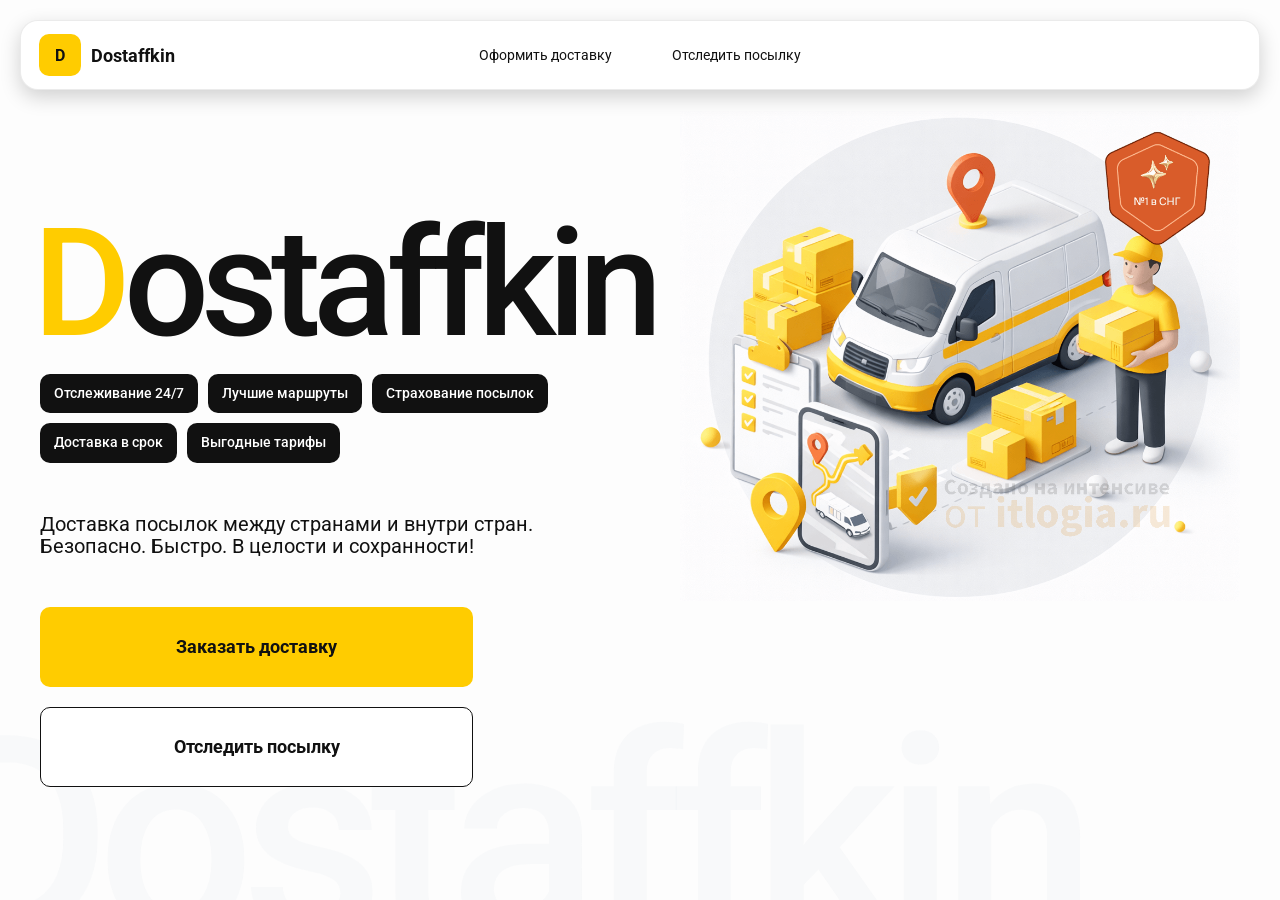
<file: index.html>
<!DOCTYPE html>
<html lang="ru">

<head>
    <meta charset="UTF-8">
    <meta name="viewport" content="width=device-width,initial-scale=1,maximum-scale=1,user-scalable=0" />
    <title>Dostaffkin — Доставка посылок между странами и внутри стран. Безопасно. Быстро. В целости и сохранности!
    </title>

    <link href="styles/base.css" rel="stylesheet" />
    <link href="styles/base_adaptive.css" rel="stylesheet" />
    <link href="styles/index.css" rel="stylesheet" />
    <link href="styles/index_adaptive.css" rel="stylesheet" />
</head>

<body>
    <div class="container">
        <header class="header">
            <a class="header-brand" href="#">
                <div class="header-logo">D</div>
                <div class="header-title">Dostaffkin</div>
            </a>
            <nav class="header-menu">
                <a class="header-link" href="./order.html">Оформить <span>доставку</span></a>
                <a class="header-link" href="./track.html">Отследить <span>посылку</span></a>
            </nav>
        </header>
        <main class="main">
            <section class="main-info">
                <div class="main-title">
                    <span>D</span>ostaffkin
                </div>
                <div class="main-features">
                    <div class="main-feature">Отслеживание 24/7</div>
                    <div class="main-feature">Лучшие маршруты</div>
                    <div class="main-feature">Страхование посылок</div>
                    <div class="main-feature">Доставка в срок</div>
                    <div class="main-feature">Выгодные тарифы</div>
                </div>
                <div class="main-description">
                    Доставка посылок между странами и внутри стран.
                    Безопасно. Быстро. В целости и сохранности!
                </div>
                <div class="main-actions">
                    <a class="button" type="button" href="./order.html">Заказать доставку</a>
                    <a class="button button-white" type="button" href="./track.html">Отследить посылку</a>
                </div>
            </section>
            <div class="main-title-ghost">Dostaffkin</div>
            <section class="main-image">
                <img src="images/main-image.png" alt="Main image" />
            </section>
        </main>
    </div>
</body>

</html>
</file>
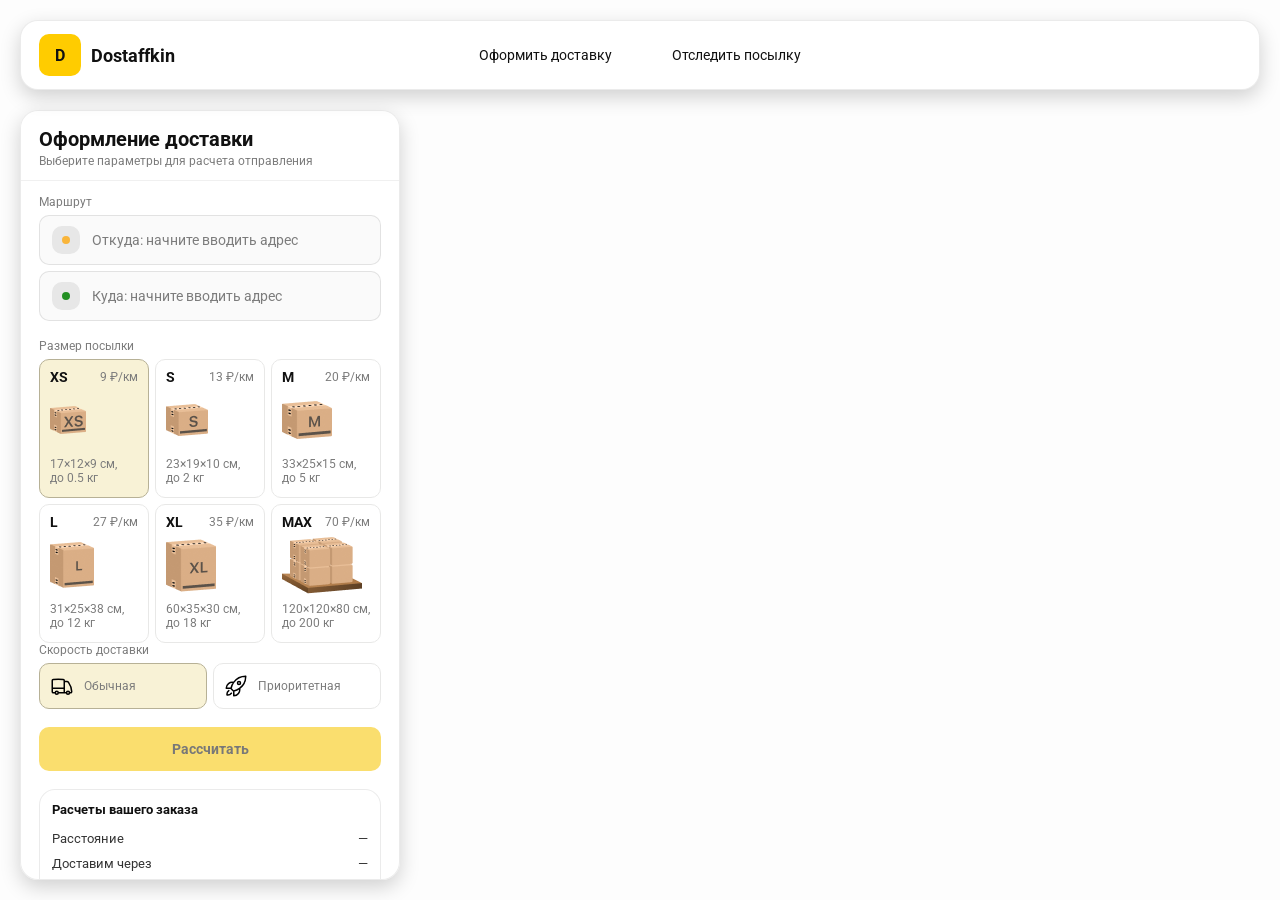
<file: order.html>
<!doctype html>
<html lang="ru">

<head>
    <meta charset="utf-8" />
    <meta name="viewport" content="width=device-width,initial-scale=1,maximum-scale=1,user-scalable=0" />
    <title>Оформление доставки</title>

    <link rel="stylesheet" href="styles/base.css" />
    <link rel="stylesheet" href="styles/base_adaptive.css" />

    <link rel="stylesheet" href="styles/order.css" />
    <link rel="stylesheet" href="styles/order_adaptive.css" />

    <script
        src="https://api-maps.yandex.ru/2.1/?lang=ru_RU&apikey=e4b2a35e-a141-4744-a47e-d38664b6c1dd&suggest_apikey=1ebeb73d-fd0c-421d-96ea-ca0f82153dca"
        type="text/javascript"></script>

</head>

<body>

    <div id="map"></div>

    <header class="header">
        <a class="header-brand" href="./index.html">
            <div class="header-logo">D</div>
            <div class="header-title">Dostaffkin</div>
        </a>
        <nav class="header-menu">
            <a class="header-link" href="#">Оформить <span>доставку</span></a>
            <a class="header-link" href="./track.html">Отследить <span>посылку</span></a>
        </nav>
    </header>
    <aside class="main" id="sidebar">

        <div class="main-header">
            <div class="main-title">Оформление доставки</div>
            <div class="main-text">Выберите параметры для расчета отправления</div>
        </div>

        <div class="main-content">
            <div class="main-route">
                <div class="main-block-title">Маршрут</div>
                <div class="main-fields">
                    <div class="main-field" id="fromField">
                        <div class="main-pin"></div>
                        <input id="from" placeholder="Откуда: начните вводить адрес" autocomplete="off" />
                        <div class="main-ac" id="fromAc" role="listbox" aria-label="Подсказки адресов"></div>
                    </div>

                    <div class="main-field" id="toField">
                        <div class="main-pin"></div>
                        <input id="to" placeholder="Куда: начните вводить адрес" autocomplete="off" />
                        <div class="main-ac" id="toAc" role="listbox" aria-label="Подсказки адресов"></div>
                    </div>
                </div>
            </div>
            <div class="main-package">
                <div class="main-block-title">Размер посылки</div>

                <div class="main-sizes">
                    <div class="main-size-card is-active" data-value="xs">
                        <div class="main-size-top">
                            <div class="main-size-label">XS</div>
                            <div class="main-size-rate">9 ₽/км</div>
                        </div>
                        <div class="main-size-media">
                            <img src="images/sizes/xs.png" alt="Короб XS" />
                        </div>
                        <div class="main-size-description">17×12×9 см,<br>до 0.5 кг</div>
                    </div>

                    <div class="main-size-card" data-value="s">
                        <div class="main-size-top">
                            <div class="main-size-label">S</div>
                            <div class="main-size-rate">13 ₽/км</div>
                        </div>
                        <div class="main-size-media">
                            <img src="images/sizes/s.png" alt="Короб S" />
                        </div>
                        <div class="main-size-description">23×19×10 см,<br>до 2 кг</div>
                    </div>

                    <div class="main-size-card" data-value="m">
                        <div class="main-size-top">
                            <div class="main-size-label">M</div>
                            <div class="main-size-rate">20 ₽/км</div>
                        </div>
                        <div class="main-size-media">
                            <img src="images/sizes/m.png" alt="Короб M" />
                        </div>
                        <div class="main-size-description">33×25×15 см,<br>до 5 кг</div>
                    </div>

                    <div class="main-size-card" data-value="l">
                        <div class="main-size-top">
                            <div class="main-size-label">L</div>
                            <div class="main-size-rate">27 ₽/км</div>
                        </div>
                        <div class="main-size-media">
                            <img src="images/sizes/l.png" alt="Короб L" />
                        </div>
                        <div class="main-size-description">31×25×38 см,<br>до 12 кг</div>
                    </div>

                    <div class="main-size-card" data-value="xl">
                        <div class="main-size-top">
                            <div class="main-size-label">XL</div>
                            <div class="main-size-rate">35 ₽/км</div>
                        </div>
                        <div class="main-size-media">
                            <img src="images/sizes/xl.png" alt="Короб XL" />
                        </div>
                        <div class="main-size-description">60×35×30 см,<br>до 18 кг</div>
                    </div>

                    <div class="main-size-card" data-value="max">
                        <div class="main-size-top">
                            <div class="main-size-label">MAX</div>
                            <div class="main-size-rate">70 ₽/км</div>
                        </div>
                        <div class="main-size-media main-size-media-palleta">
                            <img src="images/sizes/max.png" alt="Паллета" />
                        </div>
                        <div class="main-size-description">120×120×80 см,<br>до 200 кг</div>
                    </div>
                </div>

                <div class="main-speed">
                    <div class="main-block-title">Скорость доставки</div>

                    <div class="main-speeds">
                        <div class="main-speed-card is-active" data-value="regular">
                            <img class="main-speed-media" src="images/icons/regular.svg" alt="Regular" />
                            <div class="main-speed-description">Обычная</div>
                        </div>
                        <div class="main-speed-card" data-value="fast">
                            <img class="main-speed-media" src="images/icons/fast.svg" alt="Fast" />
                            <div class="main-speed-description">Приоритетная</div>
                        </div>

                    </div>
                </div>
            </div>
            <div class="main-calculate-block">
                <button id="calc" class="button calculate-button" type="button" disabled>Рассчитать</button>
            </div>
            <div class="main-result" id="result">
                <div class="main-result-title">Расчеты вашего заказа</div>
                <div class="main-result-lines">
                    <div class="main-result-line"><span>Расстояние</span><span id="distanceValue">—</span></div>
                    <div class="main-result-line"><span>Доставим через</span><span id="durationValue">—</span></div>
                    <div class="main-result-line"><span>Тариф</span><span id="rateValue">—</span></div>
                </div>
                <div class="main-price">
                    <div class="main-price-label">Итого</div>
                    <div class="main-price-value" id="totalValue">—</div>
                </div>
            </div>
            <div class="main-order-box">
                <div class="main-order-form" id="orderForm">
                    <div class="main-order-title">Оформление доставки</div>
                    <div class="main-block-info-row">
                        <div class="main-block-title">Контакты</div>
                        <div class="order-fields">
                            <div class="main-field">
                                <input id="customerName" placeholder="Ваше имя" autocomplete="off" />
                            </div>
                            <div class="main-field">
                                <input id="customerPhone" placeholder="Ваш телефон" autocomplete="off"
                                    inputmode="tel" />
                            </div>
                        </div>
                    </div>
                    <div class="main-block-info-row extra-info">
                        <div class="main-block-title">Дополнительная информация</div>
                        <div class="main-field textarea">
                            <textarea id="comment" placeholder="Детали доставки и комментарии"></textarea>
                        </div>
                    </div>
                    <button id="submit" class="button main-submit-request" type="button" disabled>Отправить
                        заявку
                    </button>
                </div>

                <div class="main-order-success" id="orderSuccess">
                    <div class="main-success-icon">✓</div>
                    <div class="main-success-title">Заявка отправлена!</div>
                    <div class="main-success-title">Номер отправления – <span id="orderId"></span></div>
                    <div class="main-success-subtitle">Мы скоро свяжемся с вами</div>
                </div>
            </div>
        </div>
    </aside>
    <script src="scripts/order.js"></script>
</body>

</html>
</file>
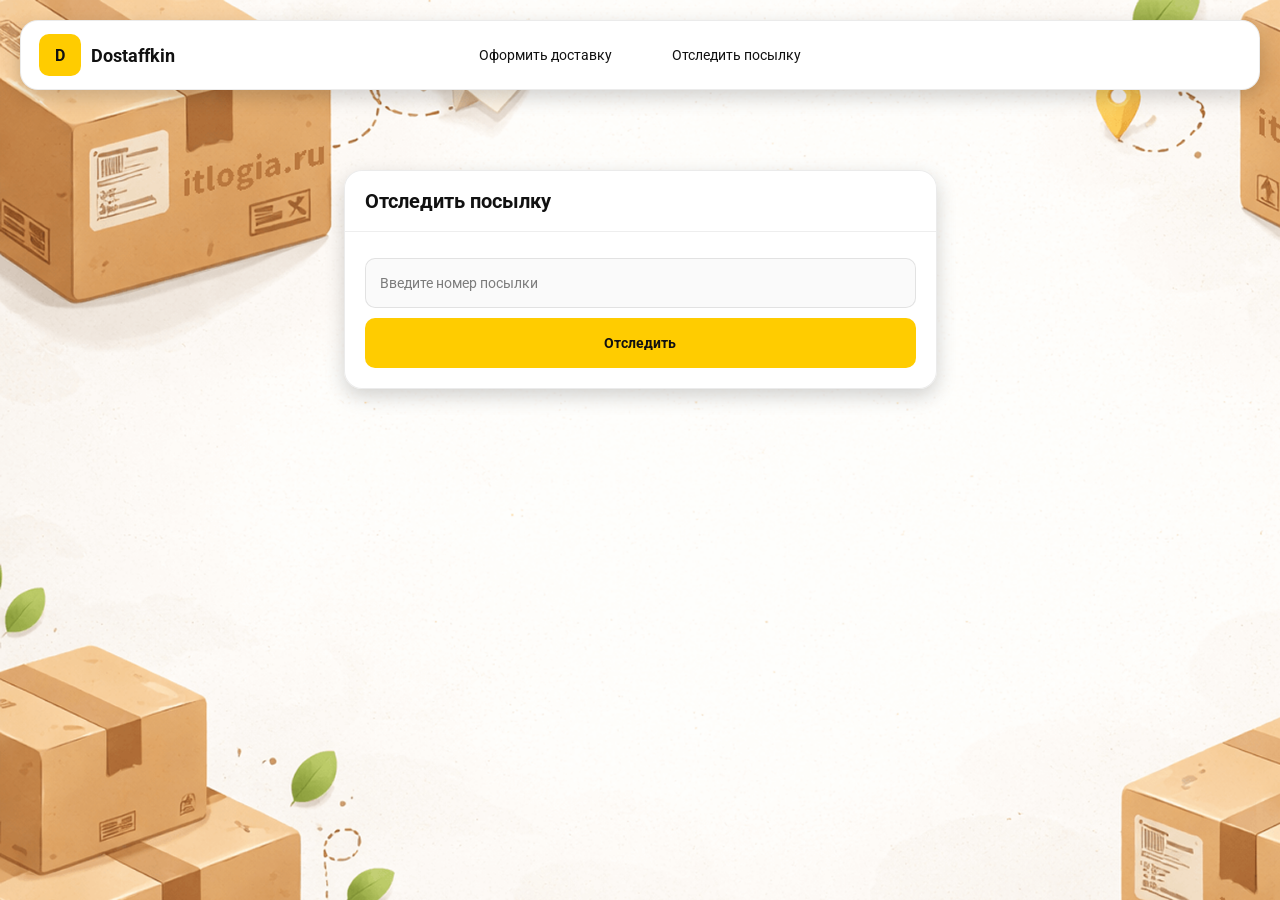
<file: track.html>
<!doctype html>
<html lang="ru">

<head>
    <meta charset="utf-8" />
    <meta name="viewport" content="width=device-width,initial-scale=1,maximum-scale=1,user-scalable=0" />
    <title>Отследить посылку</title>
    <link rel="stylesheet" href="styles/base.css" />
    <link rel="stylesheet" href="styles/base_adaptive.css" />

    <link rel="stylesheet" href="styles/track.css" />
    <link rel="stylesheet" href="styles/track_adaptive.css" />
</head>

<body>

    <div class="container">
        <header class="header">
            <a class="header-brand" href="./index.html">
                <div class="header-logo">D</div>
                <div class="header-title">Dostaffkin</div>
            </a>
            <nav class="header-menu">
                <a class="header-link" href="./order.html">Оформить <span>доставку</span></a>
                <a class="header-link" href="#">Отследить <span>посылку</span></a>
            </nav>
        </header>
        <main class="track-content">
            <section class="track-card track-search">
                <div class="track-title">Отследить посылку</div>
                <div class="track-action">
                    <div class="main-field track-field">
                        <input id="trackNumber" placeholder="Введите номер посылки" autocomplete="off" />
                    </div>
                    <button id="trackButton" class="button track-button" type="button">Отследить</button>
                </div>
            </section>
            <section class="track-card track-result" id="trackResult">
                <div class="track-result-header">
                    <div class="track-id" id="trackIdValue"></div>
                    <div class="track-routes">
                        <div class="track-route">
                            <div class="track-route-pin">
                                <svg xmlns="http://www.w3.org/2000/svg" fill="none" viewBox="0 0 24 24"
                                    stroke-width="1.5" stroke="orange" class="size-6">
                                    <path stroke-linecap="round" stroke-linejoin="round"
                                        d="M15 10.5a3 3 0 1 1-6 0 3 3 0 0 1 6 0Z" />
                                    <path stroke-linecap="round" stroke-linejoin="round"
                                        d="M19.5 10.5c0 7.142-7.5 11.25-7.5 11.25S4.5 17.642 4.5 10.5a7.5 7.5 0 1 1 15 0Z" />
                                </svg>
                            </div>
                            <div class="track-route-address" id="trackFromValue">
                                Откуда: Москва, улица Арбат, 1
                            </div>
                        </div>
                        <div class="track-route track-route-arrow">
                            <svg xmlns="http://www.w3.org/2000/svg" fill="none" viewBox="0 0 24 24" stroke-width="1.5"
                                stroke="currentColor" class="size-6">
                                <path stroke-linecap="round" stroke-linejoin="round"
                                    d="M19.5 13.5 12 21m0 0-7.5-7.5M12 21V3" />
                            </svg>
                        </div>
                        <div class="track-route">
                            <div class="track-route-pin">
                                <svg xmlns="http://www.w3.org/2000/svg" fill="none" viewBox="0 0 24 24"
                                    stroke-width="1.5" stroke="green" class="size-6">
                                    <path stroke-linecap="round" stroke-linejoin="round"
                                        d="M15 10.5a3 3 0 1 1-6 0 3 3 0 0 1 6 0Z" />
                                    <path stroke-linecap="round" stroke-linejoin="round"
                                        d="M19.5 10.5c0 7.142-7.5 11.25-7.5 11.25S4.5 17.642 4.5 10.5a7.5 7.5 0 1 1 15 0Z" />
                                </svg>
                            </div>
                            <div class="track-route-address" id="trackToValue">
                                Куда: Минск, проспект Независимости, 58
                            </div>
                        </div>
                    </div>
                </div>
                <div class="track-info">
                    <div class="track-status-title">Статус данной посылки:</div>
                    <div class="track-status-list" id="trackStatusList">
                    
                    </div>
                </div>
            </section>
        </main>

    </div>
    <script src="scripts/track.js"></script>


</body>

</html>
</file>
<file: styles/base.css>
*,
*::before,
*::after {
    box-sizing: border-box;
}

@font-face {
    font-family: "Roboto";
    src: url("../fonts/Roboto-Regular.ttf");
    font-weight: normal;
}

@font-face {
    font-family: "Roboto";
    src: url("../fonts/Roboto-Bold.ttf");
    font-weight: bold;
}

@font-face {
    font-family: "Roboto";
    src: url("../fonts/Roboto-Medium.ttf");
    font-weight: 500;
}


html,
body {
    margin: 0;
    color: #111111;
    font-family: "Roboto", sans-serif;
}

body {
    background: #FDFDFD;
}

.header {
    border-radius: 18px;
    box-shadow: 0 7px 20px 0 #0000002E;
    backdrop-filter: blur(10px);
    background: #ffffff;
    left: 20px;
    border: 1px solid rgba(0, 0, 0, 0.08);
    position: fixed;
    right: 20px;
    top: 20px;
    padding: 14px 18px;
    height: 70px;
    display: flex;
    align-items: center;
    z-index: 6;
}

.header-brand {
    display: flex;
    align-items: center;
    text-decoration: none;
    gap: 10px;
}

.header-logo {
    width: 42px;
    height: 42px;
    border-radius: 10px;
    background: #FFCC00;
    display: grid;
    place-items: center;
    font-weight: bold;
    color: #111;
}

.header-title {
    font-size: 18px;
    font-weight: bold;
    color: #111111;
    text-decoration: none;
}

.header-menu {
    display: flex;
    align-items: center;
    gap: 60px;
    margin: 0;
    position: absolute;
    left: 50%;
    transform: translateX(-50%);
}

.header-link {
    font-size: 14px;
    color: #111111;
    text-decoration: none;
}

.button {
    border: 0;
    outline: none;
    height: 44px;
    border-radius: 10px;
    font-size: 14px;
    font-weight: bold;
    cursor: pointer;
    font-family: inherit;
    transition: transform .08s ease, opacity .12s ease;
    background: #ffcc00;
    color: #111111;
    text-align: center;
    text-decoration: none;
}

.button:hover {
    background-color: #E5BC19;
}

.button:disabled {
    cursor: not-allowed;
    background-color: #FADE6E;
    color: #787878;
    transform: none;
}

.button.button-white {
    background: #ffffff;
    border: 1px solid #111111;
}

.button.button-white:hover {
    background: rgb(241 241 241);
}

.main-field {
    display: flex;
    align-items: center;
    margin-top: 6px;
    gap: 10px;
    border: 1px solid #1111111A;
    background: #FAFAFA;
    border-radius: 10px;
    padding: 10px 12px;
    position: relative;
    box-sizing: border-box;
    height: 50px;
}

.main-field.textarea {
    height: auto;
}

.main-pin {
    width: 28px;
    height: 28px;
    border-radius: 10px;
    background: rgba(17, 17, 17, 0.08);
    display: grid;
    place-items: center;
    flex: 0 0 auto;
    position: relative;
}

.main-pin::before {
    content: "";
    width: 8px;
    height: 8px;
    border-radius: 999px;
    background: orange;
    opacity: .75;
    display: block;
}

.main-field:last-child .main-pin::before {
    background: green;
    opacity: .85;
}

input, textarea {
    width: 100%;
    border: 0;
    outline: none;
    background: transparent;
    font-size: 14px;
    color: #111111;
    font-family: inherit;
}

textarea {
    resize: vertical;
    min-height: 72px;
    padding: 2px 0;
}

input::placeholder, textarea::placeholder {
    color: #7C7C7C;
}

.main-field:focus-within {
    border-color: rgba(0, 0, 0, 0.20);
    box-shadow: 0 0 0 4px rgba(255, 204, 0, 0.35);
    background: rgba(255, 255, 255, 0.75);
}
</file>
<file: styles/base_adaptive.css>
@media (max-width: 767px) {
    .header {
        left: 10px;
        right: 10px;
        top: 10px;
    }

    .header-link span {
        display: none;
    }

    .header-menu {
        gap: 20px;
        justify-content: flex-start;
        margin: 0 0 0 30px;
        position: static;
        transform: none;
    }
}

@media (max-width: 420px) {
    .header-title {
        display: none;
    }
}

@media (max-width: 374px) {
    .header-menu {
        gap: 10px;
        margin: 0 0 0 10px;
    }
}
</file>
<file: styles/index.css>
.container {
    overflow: hidden;
    min-height: 100vh;
}

.main {
    padding: 111px 40px 40px;
    position: relative;
    display: flex;
}

.main-info {
    max-width: 840px;
    width: 100%;
    position: relative;
}

.main-title {
    margin-top: 98px;
    font-weight: 500;
    font-size: 200px;
    line-height: 1;
    letter-spacing: -0.05em;
    color: #111111;
    left: -15px;
    position: relative;
}

.main-title span {
    color: #ffcc00;
}

.main-features {
    margin-top: 15px;
    display: flex;
    flex-wrap: wrap;
    gap: 10px;
}

.main-feature {
    background: #111111;
    color: #ffffff;
    padding: 12px 14px;
    font-weight: 500;
    font-size: 14px;
    line-height: 1.1;
    border-radius: 10px;
}

.main-description {
    margin-top: 50px;
    max-width: 500px;
    font-size: 20px;
    line-height: 1.1;
    color: #111111;
}

.main-actions {
    margin-top: 50px;
    display: flex;
    flex-direction: column;
    gap: 20px;
}

.main-actions .button {
    height: 80px;
    width: 433px;
    font-size: 18px;
    font-weight: bold;
    place-items: center;
    display: grid;
}

.main-title-ghost {
    position: absolute;
    z-index: -1;
    left: -70px;
    bottom: -150px;
    font-weight: 500;
    font-size: 278px;
    line-height: 1;
    letter-spacing: -0.05em;
    color: #ECEDF04D;
}

.main-image {
    width: 1024px;
    top: 100px;
    z-index: -2;
}

.main-image img {
    width: 100%;
    max-width: 1024px;
    height: auto;
    display: block;
}
</file>
<file: styles/index_adaptive.css>
@media (max-width: 1760px) {
    .main-title {
        font-size: 150px;
        left: -7px;
    }

    .main-info {
        max-width: 640px;
    }
}

@media (max-width: 1200px) {
    .main-info {
        max-width: 540px;
    }

    .main {
        padding: 111px 20px 20px;
    }

    .main-title {
        font-size: 120px;
        left: -4px;
    }

    .main-title-ghost {
        font-size: 220px;
    }
}

@media (max-width: 1024px) {
    .main-title {
        margin-top: 30px;
    }

    .main {
        flex-direction: column-reverse;
    }

    .main-image {
        max-width: 350px;
        position: absolute;
        left: 370px;
        top: 370px;
    }

    .main-info {
        max-width: 100%;
    }

    .main-actions {
        gap: 10px;
    }

    .main-actions .button {
        height: 50px;
        font-size: 14px;
        width: auto;
        max-width: 300px;
    }

    .main-description {
        max-width: 350px;
    }
}

@media (max-width: 570px) {
    .main-title {
        font-size: 88px;
    }

    .main-description {
        max-width: 100%
    }

    .main-actions {
       width: 100%;
    }

    .main-actions .button {
        width: 100%;
        max-width: 100%
    }

    .main-image {
        max-width: 650px;
        position: absolute;
        left: 170px;
        top: 70px;
        opacity: 0.2;
    }
}

@media (max-width: 400px) {
    .main-title {
        font-size: 70px;
    }
}
</file>
<file: styles/order.css>
#map {
    position: fixed;
    inset: 0;
}

.main {
    border-radius: 18px;
    box-shadow: 0 7px 20px 0 #0000002E;
    backdrop-filter: blur(10px);
    background: rgba(255, 255, 255, 0.96);
    left: 20px;
    border: 1px solid rgba(0, 0, 0, 0.08);
    position: fixed;
    top: 110px;
    bottom: 20px;
    width: 380px;
    display: flex;
    flex-direction: column;
    overflow: hidden;
    z-index: 5;
}

.main-header {
    padding: 18px 18px 12px 18px;
    border-bottom: 1px solid rgba(0, 0, 0, 0.06);
    display: flex;
    flex-direction: column;
}

.main-title {
    font-size: 20px;
    line-height: 100%;
    font-weight: bold;
}

.main-text {
    font-size: 12px;
    margin-top: 5px;
    color: #7C7C7C;
}

.main-content {
    padding: 14px 18px 18px 18px;
    overflow: auto;
    scrollbar-width: none;
    display: flex;
    flex-direction: column;
    gap: 18px;
    flex: 1;
}

.main-block-title {
    font-size: 12px;
    color: #7C7C7C;
}

.main-route .main-block-title,
.main-package .main-block-title {
    margin-bottom: 6px;
}

.main-sizes {
    display: grid;
    gap: 6px;
    grid-template-columns: repeat(3, 1fr);
}

.main-size-card {
    border: 1px solid #E8E8E7;
    background: #FFFFFF;
    border-radius: 10px;
    padding: 10px;
    cursor: pointer;
    user-select: none;
    transition: transform .08s ease, border-color .12s ease, background .12s ease;
    min-height: 139px;
}

.main-size-card:hover {
    transform: translateY(-1px);
}

.main-size-card.is-active {
    background-color: #F8F2D6;
    border-color: #B7B196;
}

.main-size-top {
    display: flex;
    align-items: center;
    justify-content: space-between;
}

.main-size-label {
    font-weight: bold;
    font-size: 14px;
    color: #111111;
    line-height: 100%;
}

.main-size-rate {
    font-size: 12px;
    color: #7C7C7C;
    line-height: 100%;
}

.main-size-media {
    margin-top: 8px;
    height: 57px;
}

.main-size-description {
    margin-top: 8px;
    font-size: 12px;
    color: #7C7C7C;
    line-height: 1.2;
}

.calculate-button {
    width: 100%;
}

.main-result {
    border: 1px solid rgba(0, 0, 0, 0.08);
    background: rgba(255, 255, 255, 0.75);
    border-radius: 16px;
    padding: 12px;
    line-height: 1.25;
}

.main-result-title {
    font-weight: bold;
    font-size: 13px;
    color: #111111;
    margin-bottom: 13px;
}

.main-result-lines {
    gap: 8px;
    display: flex;
    flex-direction: column;
}

.main-result-line {
    font-size: 13px;
    color: rgba(17, 17, 17, 0.85);
    display: flex;
    justify-content: space-between;
}

.main-price {
    margin-top: 18px;
    padding-top: 10px;
    border-top: 1px dashed rgba(0, 0, 0, 0.12);
    display: flex;
    align-items: baseline;
    justify-content: space-between;
}

.main-price-label {
    font-size: 12px;
    color: rgba(17, 17, 17, 0.55);
}

.main-price-value {
    font-size: 20px;
    font-weight: bold;
    color: #111111;
    letter-spacing: -0.3px;
}

.main-order-box {
    background: #ffffff;
    border: 1px solid #E8E8E7;
    border-radius: 10px;
    padding: 12px;
}

.main-order-title {
    margin-bottom: 8px;
    font-weight: bold;
    font-size: 14px;
    color: #111111;
}

.main-block-info {
    display: flex;
    flex-direction: column;
    gap: 6px;
}

.order-fields {
    display: grid;
    grid-template-columns: 1fr 1fr;
    column-gap: 10px;
    margin-top: 6px;
}

.main-block-info-row.extra-info {
    display: block;
    margin-top: 13px;
}

.main-submit-request {
    width: 100%;
    margin-top: 6px;
}

.main-order-success {
    display: none;
    text-align: center;
    padding: 22px 12px;
    gap: 12px;
}

.main-order-success.is-visible {
    display: flex;
    flex-direction: column;
    align-items: center;
}

.main-success-icon {
    width: 56px;
    height: 56px;
    border-radius: 50%;
    background: #16a34a;
    color: #ffffff;
    display: grid;
    place-items: center;
    font-size: 30px;
}

.main-success-title {
    font-size: 14px;
    font-weight: bold;
    color: #111111;
}

.main-success-subtitle {
    font-size: 12px;
    color: rgba(17, 17, 17, 0.55);
    line-height: 1.3;
}

.main-speed .main-block-title {
    margin-bottom: 6px;
}

.main-speeds {
    display: grid;
    gap: 6px;
    grid-template-columns: repeat(2, 1fr);
}

.main-speed-card {
    border: 1px solid #E8E8E7;
    background: #FFFFFF;
    border-radius: 10px;
    padding: 10px;
    cursor: pointer;
    user-select: none;
    transition: transform .08s ease, border-color .12s ease, background .12s ease;
    display: flex;
    align-items: center;
    gap: 10px;
}

.main-speed-card:hover {
    transform: translateY(-1px);
}

.main-speed-card.is-active {
    background-color: #F8F2D6;
    border-color: #B7B196;
}

.main-speed-description {
    font-size: 12px;
    color: #7C7C7C;
    line-height: 1.2;
}
</file>
<file: styles/order_adaptive.css>
@media (max-width: 767px) {
    .main {
        left: 10px;
        right: 10px;
        top: 50%;
        bottom: 12px;
        width: auto;
        max-width: none;
    }
}

@media (max-width: 420px) {
    .main-sizes {
        grid-template-columns: repeat(2, 1fr);
    }
}
</file>
<file: styles/track.css>
.container {
    background: #F4F4F4 url("../images/track-bg.png");
    background-size: cover;
    min-height: 100vh;
    padding: 170px 0 50px 0;
}

.track-content {
    width: 593px;
    margin: 0 auto;
}

.track-card {
    width: 100%;
    border-radius: 18px;
    box-shadow: 0 7px 20px 0 #0000002E;
    backdrop-filter: blur(10px);
    background: rgba(255, 255, 255, 0.96);
    border: 1px solid rgba(0, 0, 0, 0.08);
}

.track-title {
    font-size: 20px;
    line-height: 100%;
    font-weight: bold;
    border-bottom: 1px solid #EEEEEE;
    padding: 20px;
}

.track-action {
    padding: 20px;
}

.track-button {
    width: 100%;
    height: 50px;
}

.track-field {
    margin-bottom: 10px;
}

.track-result {
    margin-top: 5px;
    display: none;
}

.track-result.is-visible {
    display: block;
}

.track-result-header {
    font-weight: bold;
    font-size: 14px;
    color: #111111;
    padding: 20px;
    border-bottom: 1px solid #EEEEEE;
}

.track-id {
    margin-bottom: 12px;
    font-size: 20px;
}

.track-routes {
    display: flex;
    flex-direction: column;
    gap: 10px;
    font-weight: normal;
}

.track-route {
    display: flex;
    align-items: center;
    gap: 10px;
}

.track-route-pin {
    width: 24px;
    height: 24px;
    flex-shrink: 0;
}

.track-route-arrow {
    padding: 15px 0;
    width: 24px;
    height: 24px;
}

.track-info {
    padding: 20px;
}

.track-status {
    display: flex;
    align-items: center;
    font-size: 12px;
    gap: 10px;
}

.track-status-title {
    font-size: 14px;
    color: #111111;
    margin-bottom: 20px;
}

.track-status-list {
    display: flex;
    flex-direction: column;
    gap: 15px;
}

.track-status-icon {
    width: 40px;
    height: 40px;
    border-radius: 50%;
    background: rgba(17, 17, 17, 0.08);
    display: grid;
    place-items: center;
    flex: 0 0 auto;
}

.track-status.created .track-status-icon {
    background-color: #F1CB00;
}

.track-status.in-way .track-status-icon {
    background-color: #F08A11;
}

.track-status.ready .track-status-icon {
    background-color: #A35D0A;
}

.track-status.done .track-status-icon {
    background-color: #37C93B;
}

.track-status-text {
    display: flex;
    align-items: center;
    justify-content: space-between;
    color: #111111;
    font-size: 12px;
    flex: 1;
}

.track-status-date {
    color: rgba(17, 17, 17, 0.55);
}
</file>
<file: styles/track_adaptive.css>
@media (max-width: 767px) {
    .container {
        padding: 130px 0 50px 0;
    }

    .track-content {
        width: 100%;
        padding-left: 10px;
        padding-right: 10px;
    }

    .track-result-header {
        padding: 20px;
    }
}
</file>
